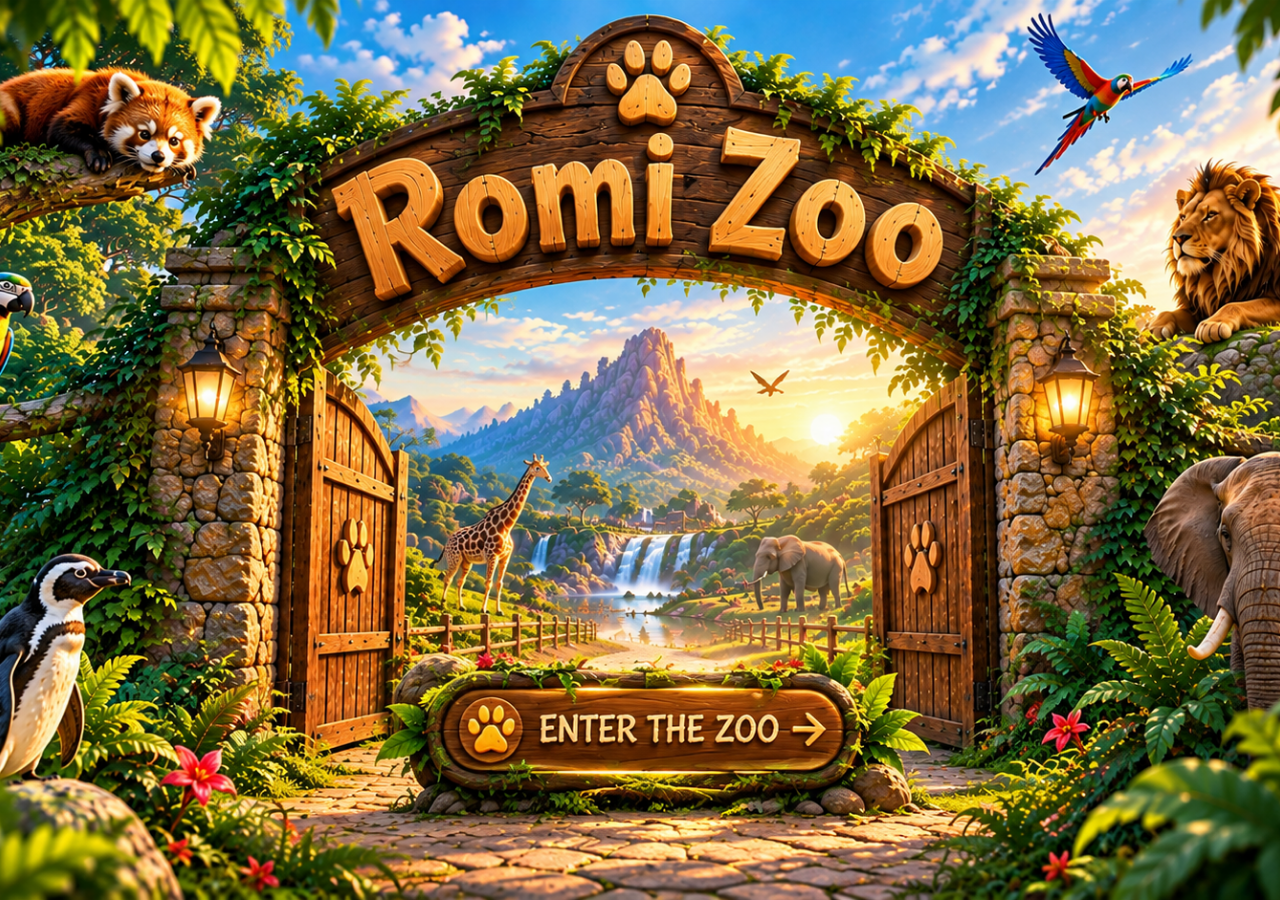
<file: index.html>
<!doctype html>
<html lang="en">
<head>
<meta charset="utf-8">
<meta name="viewport" content="width=device-width, initial-scale=1, viewport-fit=cover">
<title>Romi Zoo</title>
<link rel="stylesheet" href="styles.css">
</head>
<body>
<main class="entrance">
  <picture class="entrance-art">
    <source media="(max-width: 700px)" srcset="assets/zoo-entrance-mobile.png">
    <img src="assets/zoo-entrance-desktop.png" alt="Romi Zoo entrance">
  </picture>

  <!-- The visible button is part of the artwork; this HTML hotspot makes it clickable. -->
  <button class="enter-hotspot" id="enterZoo" type="button" aria-label="Enter the Zoo"></button>

  <div class="transition" aria-hidden="true"></div>
</main>
<script src="script.js"></script>
</body>
</html>
</file>
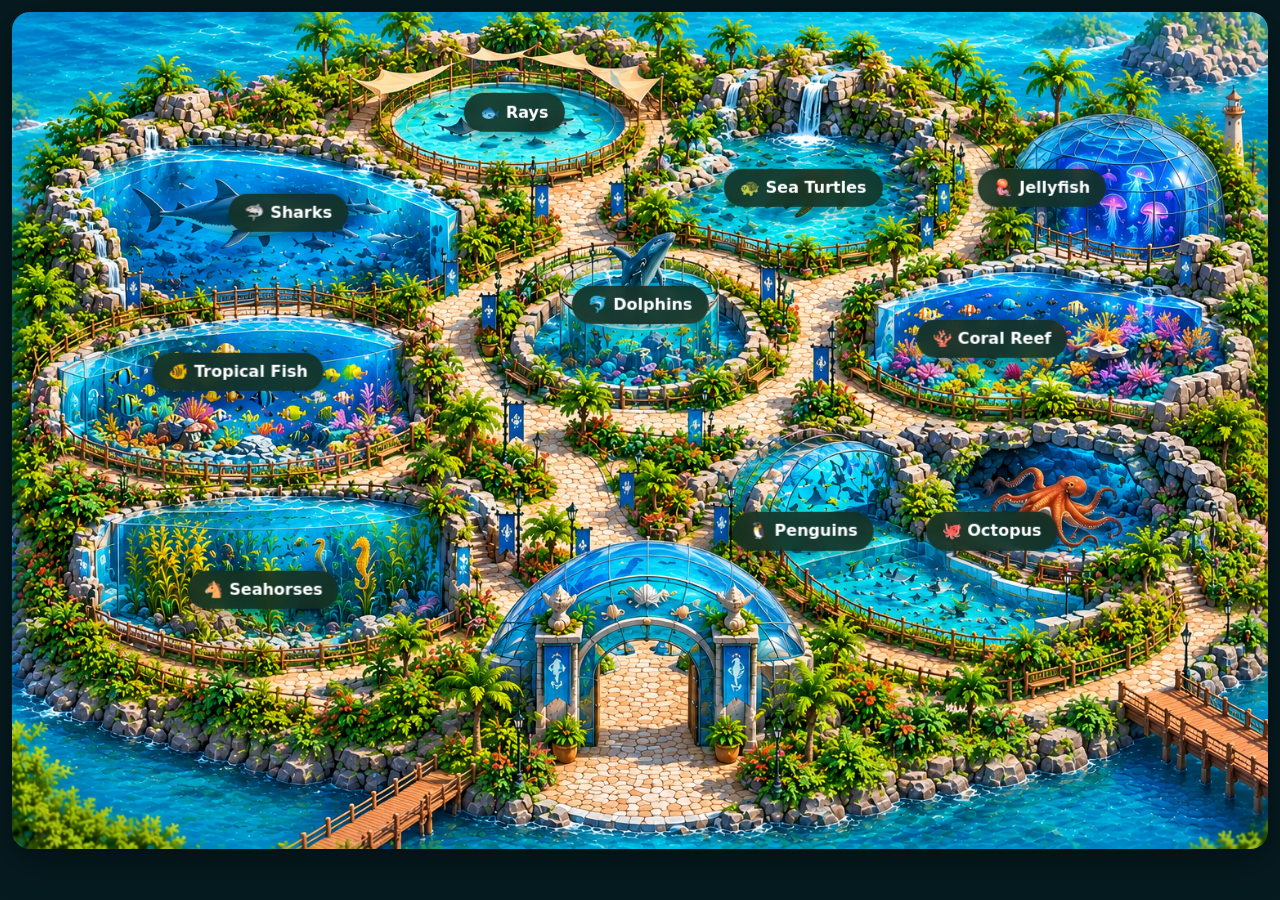
<file: aquarium.html>
<!doctype html>
<html lang="en">
<head>
<meta charset="utf-8">
<meta name="viewport" content="width=device-width, initial-scale=1, viewport-fit=cover">
<title>Virtual Zoo — Aquarium</title>
<link rel="stylesheet" href="zoo.css">
<style>
*{box-sizing:border-box}

html,body{
  margin:0;
  width:100%;
  min-height:100%;
  background:#061b20;
}

body{
  font-family:system-ui,-apple-system,BlinkMacSystemFont,"Segoe UI",sans-serif;
  overflow:hidden;
}

.aquarium-page{
  width:100vw;
  height:100vh;
  overflow:hidden;
  background:#061b20;
  display:flex;
  align-items:center;
  justify-content:center;
}

.aquarium-scroll{
  width:100%;
  height:100%;
  overflow:auto;
  -webkit-overflow-scrolling:touch;
  overscroll-behavior:contain;
  touch-action:pan-x pan-y;
  padding:12px;
}

.aquarium-map{
  position:relative;
  width:min(1536px,100%);
  min-width:1100px;
  margin:0 auto;
  line-height:0;
}

.aquarium-map img{
  display:block;
  width:100%;
  height:auto;
  border-radius:18px;
  box-shadow:0 10px 40px rgba(0,0,0,.45);
  user-select:none;
  -webkit-user-drag:none;
}

.region-label{
  position:absolute;
  transform:translate(-50%,-50%);
  z-index:2;
  white-space:nowrap;
  line-height:1;
  pointer-events:none;
}

.sharks{left:22%;top:24%}
.rays{left:40%;top:12%}
.turtles{left:63%;top:21%}
.jellyfish{left:82%;top:21%}
.coral{left:78%;top:39%}
.tropical{left:18%;top:43%}
.octopus{left:78%;top:62%}
.seahorses{left:20%;top:69%}
.dolphins{left:50%;top:35%}
.penguins{left:63%;top:62%}

@media(max-width:600px){
  .aquarium-scroll{
    padding:5px;
    display:block;
  }

  .aquarium-map{
    width:1100px;
    min-width:1100px;
    margin:0;
  }
}
</style>
</head>
<body>
<main class="aquarium-page">
  <div class="aquarium-scroll">
    <div class="aquarium-map">
      <img src="assets/aquarium.png" alt="Illustrated map of the Aquarium region" draggable="false">

      <div class="habitat region-label sharks">🦈 Sharks</div>
      <div class="habitat region-label rays">🐟 Rays</div>
      <div class="habitat region-label turtles">🐢 Sea Turtles</div>
      <div class="habitat region-label jellyfish">🪼 Jellyfish</div>
      <div class="habitat region-label coral">🪸 Coral Reef</div>
      <div class="habitat region-label tropical">🐠 Tropical Fish</div>
      <div class="habitat region-label octopus">🐙 Octopus</div>
      <div class="habitat region-label seahorses">🐴 Seahorses</div>
      <div class="habitat region-label dolphins">🐬 Dolphins</div>
      <div class="habitat region-label penguins">🐧 Penguins</div>
    </div>
  </div>
</main>
</body>
</html>
</file>
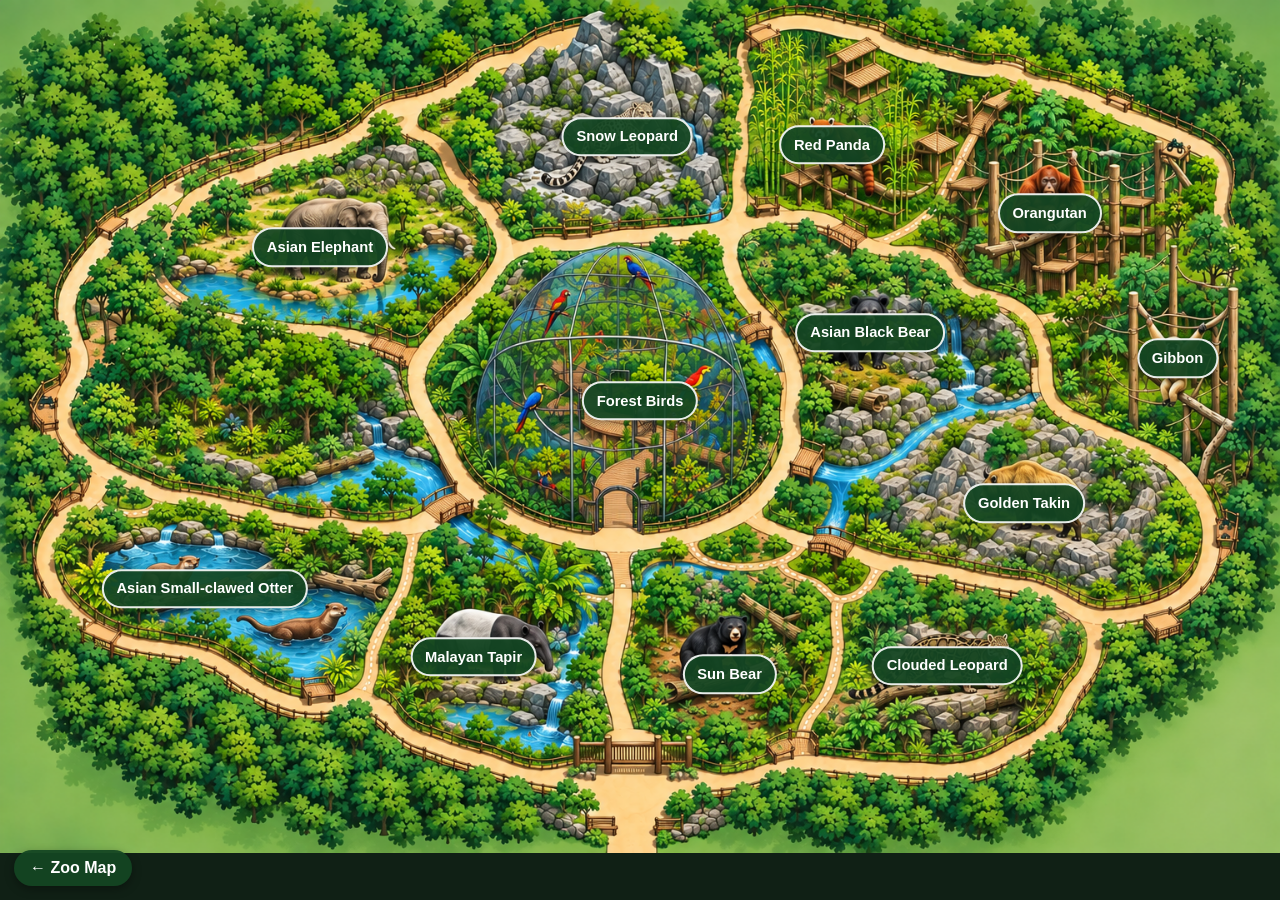
<file: asian-forest.html>
<!DOCTYPE html>
<html lang="en">
<head>
  <meta charset="UTF-8">
  <meta name="viewport" content="width=device-width, initial-scale=1.0">
  <title>Asian Forest</title>
  <style>
    * { box-sizing: border-box; }

    html, body {
      margin: 0;
      padding: 0;
      background: #102015;
    }

    body {
      overflow-x: hidden;
      font-family: Arial, sans-serif;
    }

    .map {
      position: relative;
      width: 100%;
      max-width: 1536px;
      margin: 0 auto;
      line-height: 0;
    }

    .map > img {
      display: block;
      width: 100%;
      height: auto;
    }

    .animal-link {
      position: absolute;
      transform: translate(-50%, -50%);
      display: block;
      padding: clamp(6px, 0.75vw, 10px) clamp(9px, 1vw, 15px);
      background: rgba(20, 70, 35, 0.94);
      color: #fff;
      border: 2px solid rgba(255,255,255,0.9);
      border-radius: 999px;
      font-size: clamp(10px, 1.15vw, 18px);
      font-weight: 700;
      line-height: 1.1;
      text-align: center;
      text-decoration: none;
      white-space: nowrap;
      box-shadow: 0 3px 10px rgba(0,0,0,0.35);
      transition: transform .15s ease, background .15s ease;
      z-index: 2;
    }

    .animal-link:hover,
    .animal-link:focus {
      background: rgba(42, 105, 55, 0.98);
      transform: translate(-50%, -50%) scale(1.06);
    }

    .back-link {
      position: fixed;
      left: 14px;
      bottom: 14px;
      z-index: 10;
      padding: 10px 16px;
      border-radius: 999px;
      background: rgba(20, 70, 35, 0.94);
      color: white;
      text-decoration: none;
      font-weight: 700;
      line-height: 1;
      box-shadow: 0 3px 10px rgba(0,0,0,0.35);
    }

    /* Positions match the animals in asian-forest.png */
    .elephant { left: 25%; top: 29%; }
    .snow-leopard { left: 49%; top: 16%; }
    .red-panda { left: 65%; top: 17%; }
    .orangutan { left: 82%; top: 25%; }
    .gibbon { left: 92%; top: 42%; }
    .black-bear { left: 68%; top: 39%; }
    .takin { left: 80%; top: 59%; }
    .otter { left: 16%; top: 69%; }
    .tapir { left: 37%; top: 77%; }
    .sun-bear { left: 57%; top: 79%; }
    .clouded-leopard { left: 74%; top: 78%; }
    .birds { left: 50%; top: 47%; }

    @media (max-width: 600px) {
      .animal-link {
        padding: 4px 6px;
        border-width: 1px;
        font-size: 9px;
      }

      .back-link {
        left: 8px;
        bottom: 8px;
        padding: 8px 12px;
        font-size: 12px;
      }
    }
  </style>
</head>

<body>
  <main class="map">
    <img src="assets/asian-forest.png" alt="Asian Forest zoo map">

    <a class="animal-link elephant" href="asian-elephant.html">Asian Elephant</a>
    <a class="animal-link snow-leopard" href="snow-leopard.html">Snow Leopard</a>
    <a class="animal-link red-panda" href="red-panda.html">Red Panda</a>
    <a class="animal-link orangutan" href="orangutan.html">Orangutan</a>
    <a class="animal-link gibbon" href="gibbon.html">Gibbon</a>
    <a class="animal-link black-bear" href="asian-black-bear.html">Asian Black Bear</a>
    <a class="animal-link takin" href="takin.html">Golden Takin</a>
    <a class="animal-link otter" href="otter.html">Asian Small-clawed Otter</a>
    <a class="animal-link tapir" href="malayan-tapir.html">Malayan Tapir</a>
    <a class="animal-link sun-bear" href="sun-bear.html">Sun Bear</a>
    <a class="animal-link clouded-leopard" href="clouded-leopard.html">Clouded Leopard</a>
    <a class="animal-link birds" href="asian-forest-birds.html">Forest Birds</a>
  </main>

  <a class="back-link" href="zoo.html">← Zoo Map</a>
</body>
</html>
</file>
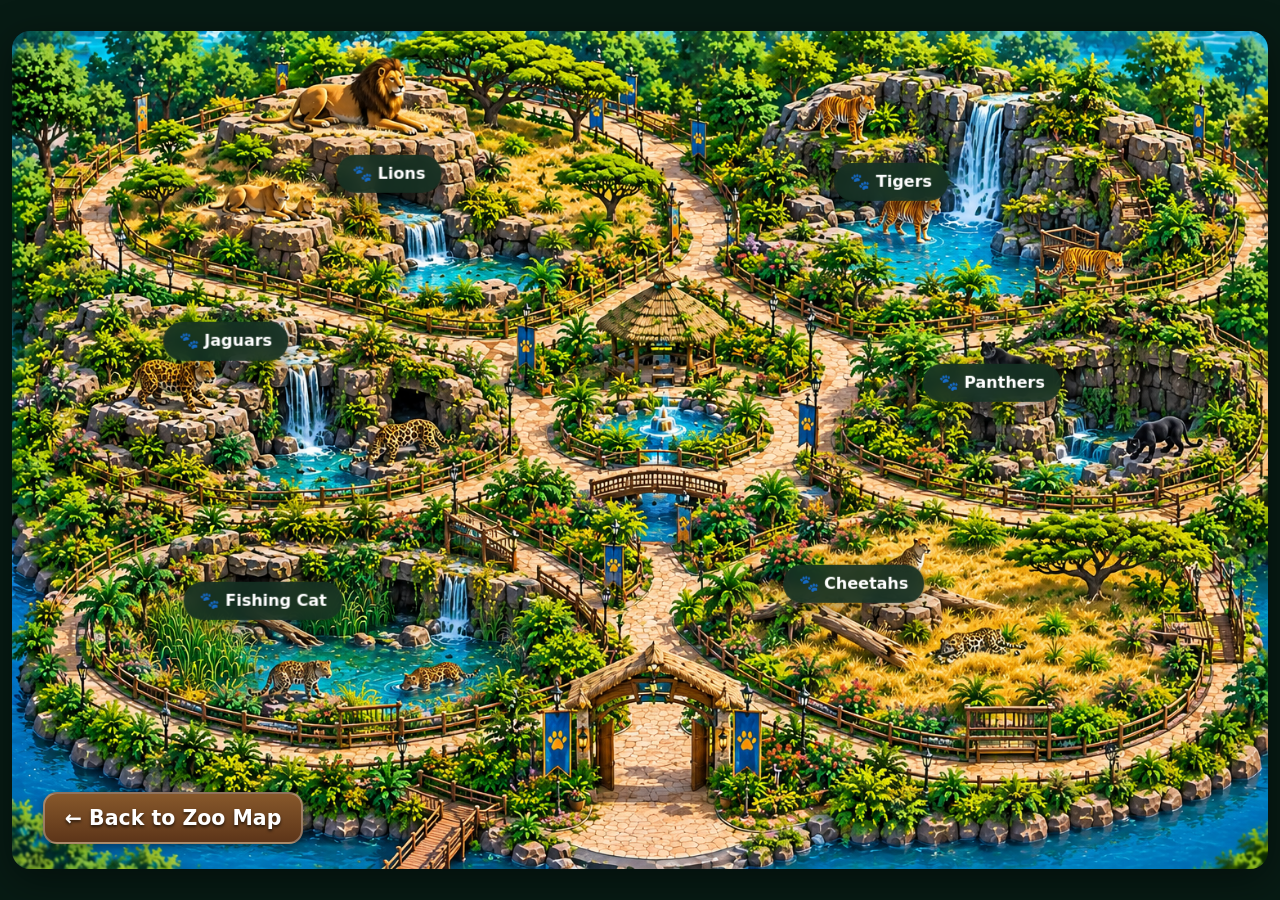
<file: big-cats.html>
<!doctype html>
<html lang="en">
<head>
<meta charset="utf-8">
<meta name="viewport" content="width=device-width, initial-scale=1, viewport-fit=cover">
<title>Virtual Zoo — Big Cats</title>
<link rel="stylesheet" href="zoo.css">
<style>
*{box-sizing:border-box}
html,body{margin:0;min-height:100%;background:#071b14}
body{font-family:system-ui,-apple-system,BlinkMacSystemFont,"Segoe UI",sans-serif}
.big-cats-page{width:100vw;height:100vh;overflow:hidden;background:#071b14;display:flex;align-items:center;justify-content:center;padding:0}
.big-cats-scroll{width:100%;height:100%;overflow:auto;-webkit-overflow-scrolling:touch;display:flex;align-items:center;justify-content:center;padding:12px}
.big-cats-map{position:relative;width:min(1536px,100%);flex:none;line-height:0}
.big-cats-map img{display:block;width:100%;height:auto;border-radius:18px;box-shadow:0 10px 40px rgba(0,0,0,.45)}

/* Use the same .habitat styling as the main zoo map; these rules only position the labels. */
.region-label{position:absolute;transform:translate(-50%,-50%);z-index:2;white-space:nowrap;line-height:1}
.lions{left:30%;top:17%}
.tigers{left:70%;top:18%}
.jaguars{left:17%;top:37%}
.panthers{left:78%;top:42%}
.fishing{left:20%;top:68%}
.cheetahs{left:67%;top:66%}

.back{position:absolute;left:2.5%;bottom:3%;z-index:3;display:inline-flex;align-items:center;gap:.45em;padding:.65em .95em;border:2px solid rgba(255,255,255,.3);border-radius:14px;background:linear-gradient(#87582b,#5d3519);color:#fff;text-decoration:none;font-weight:800;font-size:clamp(12px,1.6vw,24px);line-height:1;box-shadow:0 4px 10px rgba(0,0,0,.38);text-shadow:0 2px 3px rgba(0,0,0,.65)}
.back:hover{transform:translateY(-1px)}
@media(max-width:600px){
  .big-cats-scroll{display:block;padding:5px}
  .big-cats-map{width:1100px;min-width:1100px}
  .back{font-size:16px}
}
</style>
</head>
<body>
<main class="big-cats-page">
  <div class="big-cats-scroll">
    <div class="big-cats-map">
    <img src="assets/big-cats.png" alt="Illustrated map of the Big Cats region" draggable="false">

    <div class="habitat region-label lions">🐾 Lions</div>
    <div class="habitat region-label tigers">🐾 Tigers</div>
    <div class="habitat region-label jaguars">🐾 Jaguars</div>
    <div class="habitat region-label panthers">🐾 Panthers</div>
    <div class="habitat region-label fishing">🐾 Fishing Cat</div>
    <div class="habitat region-label cheetahs">🐾 Cheetahs</div>

      <a class="back" href="zoo.html" aria-label="Back to Zoo Map">← Back to Zoo Map</a>
    </div>
  </div>
</main>
</body>
</html>
</file>
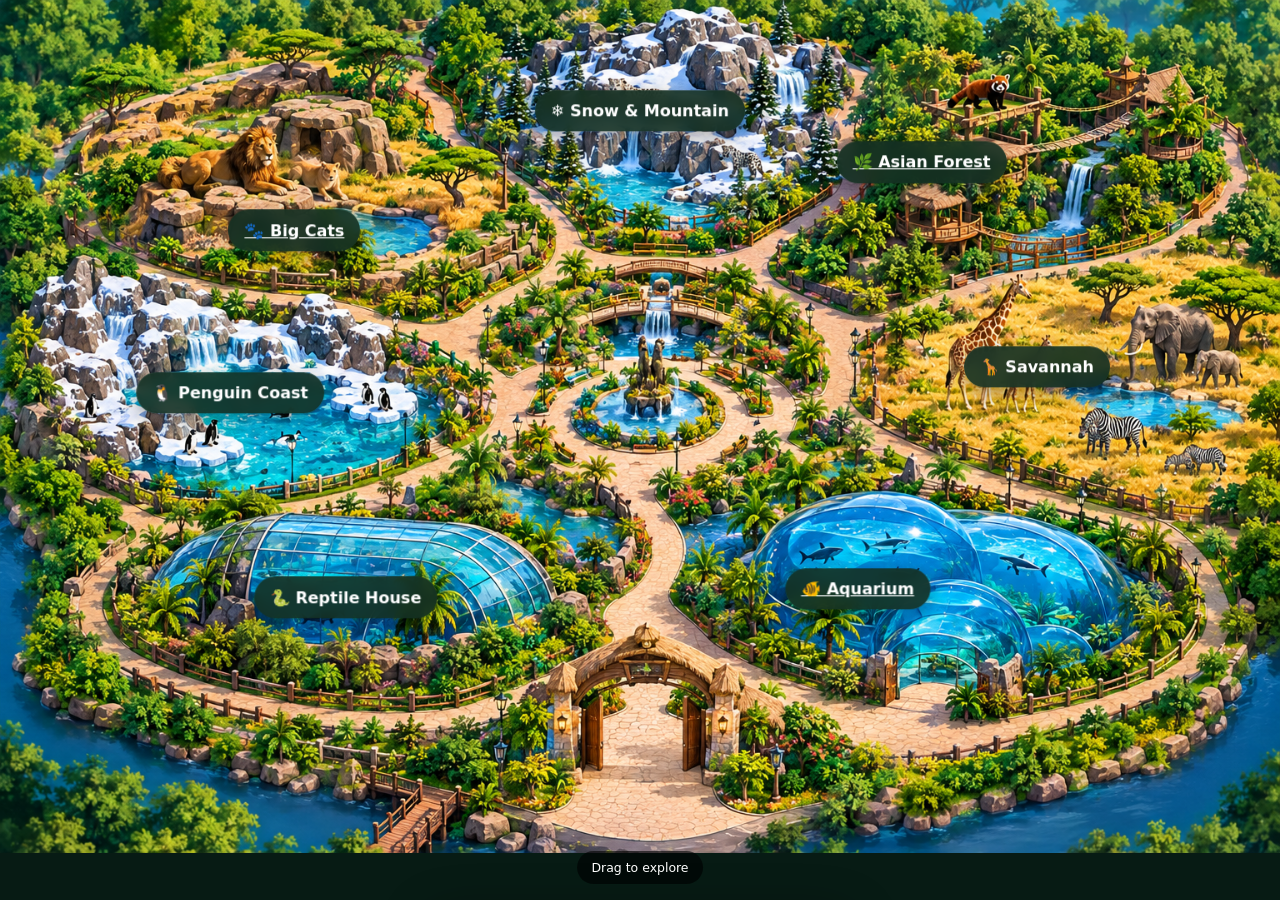
<file: zoo.html>
<!doctype html>
<html lang="en">
<head>
<meta charset="utf-8">
<meta name="viewport" content="width=device-width, initial-scale=1, viewport-fit=cover">
<title>Virtual Zoo — Explore</title>
<link rel="stylesheet" href="zoo.css">
</head>
<body>
<main class="map-page">
  <div class="map-scroll">
    <div class="map">
      <img src="assets/zoo-map.png" alt="Illustrated map of the Virtual Zoo" draggable="false">

      <a class="habitat big" href="big-cats.html">🐾 Big Cats</a>
      <button class="habitat snow" data-name="Snow & Mountain">❄️ Snow &amp; Mountain</button>
      <a class="habitat asian" href="asian-forest.html">🌿 Asian Forest</a>
      <button class="habitat penguin" data-name="Penguin Coast">🐧 Penguin Coast</button>
      <button class="habitat savannah" data-name="Savannah">🦒 Savannah</button>
      <button class="habitat reptile" data-name="Reptile House">🐍 Reptile House</button>
      <a class="habitat aquarium" href="aquarium.html">🐠 Aquarium</a>
    </div>
  </div>
  <div class="hint">Drag to explore</div>
  <section class="card" id="card" aria-hidden="true">
    <button class="close" aria-label="Close">×</button>
    <div id="cardIcon">🐾</div><h2 id="cardTitle"></h2><p id="cardText"></p>
  </section>
</main>
<script src="zoo.js"></script>
</body>
</html>
</file>
<file: styles.css>
*{box-sizing:border-box}
html,body{width:100%;height:100%;margin:0}
body{overflow:hidden;background:#071b14}
.entrance{position:relative;width:100%;height:100svh;min-height:100dvh;overflow:hidden;background:#071b14}
.entrance-art{position:absolute;inset:0;display:block}
.entrance-art img{width:100%;height:100%;display:block;object-fit:cover;object-position:center;user-select:none;-webkit-user-drag:none;transition:transform 1.15s cubic-bezier(.2,.8,.2,1),filter 1.15s ease}
.enter-hotspot{position:absolute;left:50%;bottom:9.5%;width:min(31vw,520px);aspect-ratio:4.8/1;transform:translateX(-50%);border:0;border-radius:999px;background:transparent;cursor:pointer;padding:0;z-index:3}
.enter-hotspot:focus-visible{outline:3px solid #fffe;outline-offset:5px}
.transition{position:absolute;inset:0;z-index:5;pointer-events:none;background:#071b14;opacity:0;transition:opacity .7s ease}
.entering .entrance-art img{transform:scale(1.18);filter:brightness(1.08)}
.entering .transition{opacity:1;transition-delay:.62s}
@media(max-width:700px){.entrance-art img{object-position:center}.enter-hotspot{width:68vw;max-width:390px;bottom:11%}}
@media(prefers-reduced-motion:reduce){.entrance-art img,.transition{transition:none}}
</file>
<file: zoo.css>
*{box-sizing:border-box}html,body{margin:0;background:#071b14;font-family:system-ui,sans-serif}body{overflow:hidden}.map-page{height:100svh;position:relative;overflow:hidden}.map-scroll{width:100%;height:100%;overflow:auto;-webkit-overflow-scrolling:touch;scrollbar-width:thin}.map{position:relative;width:min(100%,1536px);margin:auto;line-height:0}.map img{display:block;width:100%;height:auto;user-select:none;-webkit-user-drag:none}.habitat{position:absolute;transform:translate(-50%,-50%);border:0;border-radius:999px;padding:.7rem 1rem;background:rgba(20,48,35,.9);color:#fff;box-shadow:0 6px 20px #0005;backdrop-filter:blur(6px);font:700 clamp(.72rem,1.25vw,1rem) system-ui;cursor:pointer;white-space:nowrap;transition:.18s}.habitat:hover,.habitat:focus-visible{transform:translate(-50%,-50%) scale(1.06);background:#258046;outline:2px solid #fff8}.big{left:23%;top:27%}.snow{left:50%;top:13%}.asian{left:72%;top:19%}.penguin{left:18%;top:46%}.savannah{left:81%;top:43%}.reptile{left:27%;top:70%}.aquarium{left:67%;top:69%}.hint{position:fixed;z-index:5;left:50%;bottom:max(1rem,env(safe-area-inset-bottom));transform:translateX(-50%);padding:.55rem .9rem;border-radius:999px;background:#0009;color:#fff;font-size:.78rem;pointer-events:none}.card{position:fixed;z-index:10;left:50%;bottom:1rem;width:min(420px,calc(100% - 2rem));padding:1.2rem;border-radius:20px;background:#0b261bf5;color:#fff;box-shadow:0 15px 50px #0007;transform:translate(-50%,130%);transition:transform .3s;line-height:1.4}.card.open{transform:translate(-50%,0)}.card h2{margin:.2rem 0}.card p{margin:0;opacity:.8}.close{position:absolute;right:.5rem;top:.4rem;border:0;background:#fff2;color:#fff;border-radius:50%;font-size:1.4rem;width:2rem;height:2rem}@media(max-width:700px){.map{width:150vw;min-width:720px;margin-left:50%;transform:translateX(-50%)}.map-scroll{overflow:auto}.habitat{font-size:.78rem;padding:.55rem .72rem}}
</file>
